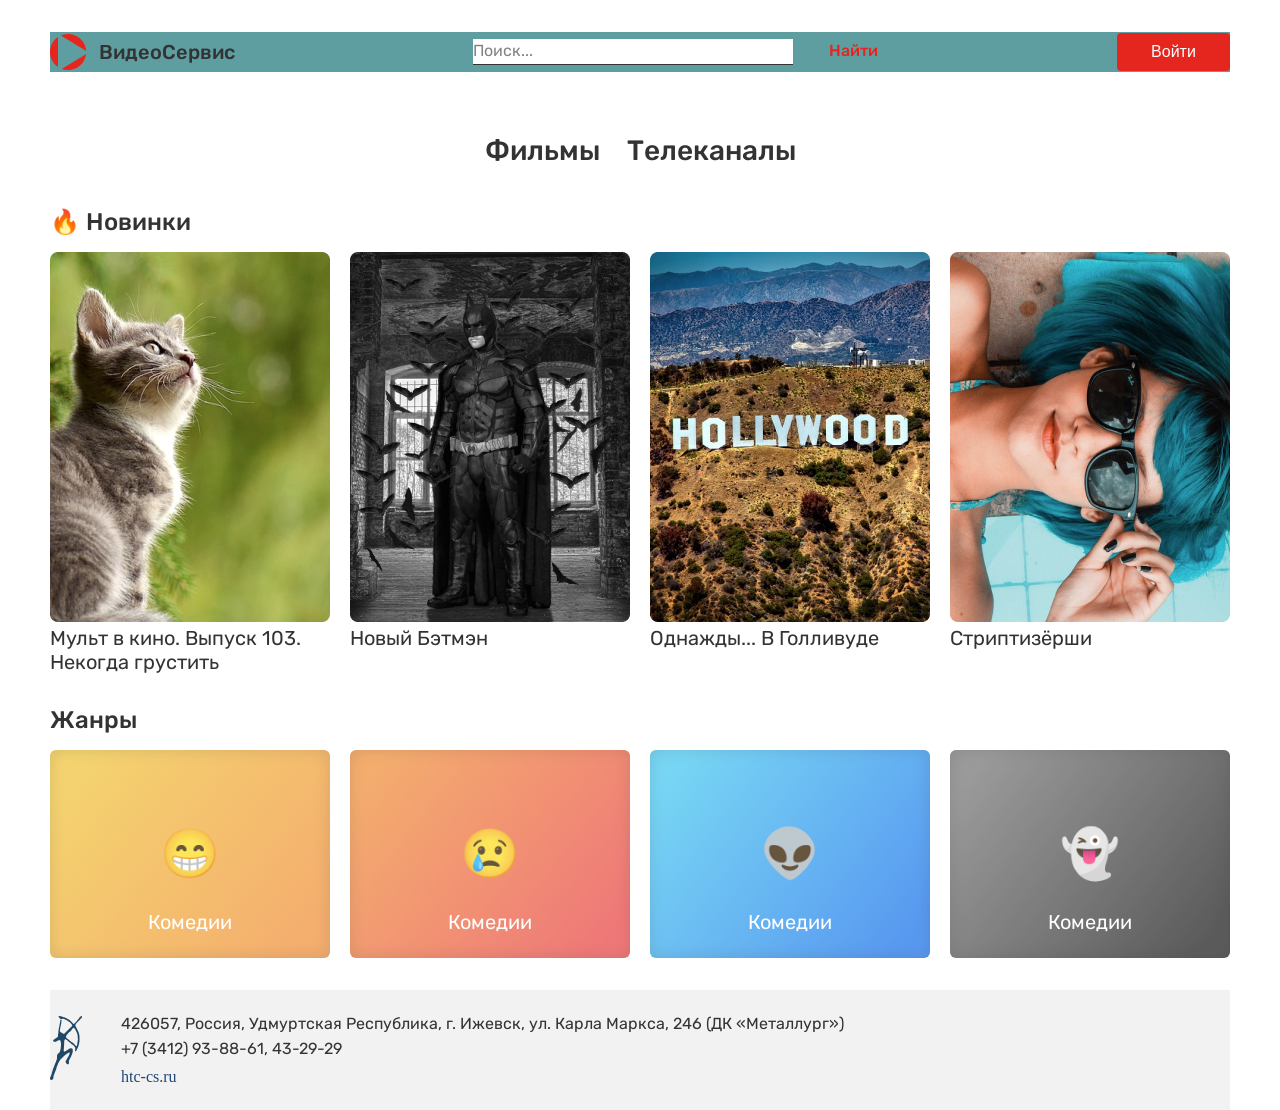
<file: index.html>
<!DOCTYPE html>
<html lang="ru">
<head>
    <meta charset="UTF-8">
    <meta name="viewport" content="width=device-width, initial-scale=1.0">
    <link rel="stylesheet" href="css/style.css">
    <title>ВидеоСервис</title>
</head>
<body>
<div class="container">
    <header class="header">
        <div class="header__logo">
        <img src="img/sign.png" alt="logo">
        <p class="header__logo-txt">ВидеоСервис</p>
        </div>
        <form>
            <input  class="header__search-txt" type="text" placeholder="Поиск...">
            <input  class="header__search-btn" type="button" value="Найти">
        </form>
        <form>
            <input class="header__auth-btn" type="button" value="Войти">
        </form>
    </header>
    <br>
    <main>
        <nav class="nav">
            <a  href="index.html"  class="nav__a">Фильмы</a>
            <a  href="index2.html" class="nav__a">Телеканалы</a> 
        </nav>
        <div class="new">
            <p class="new__caption">&#128293; Новинки</p>
            <div class="movies">
                <div class="movie__item">
                    <img src="img/picture.png" alt="Кошка">
                    <p class="movies__item-p">Мульт в кино. Выпуск 103. Некогда грустить</p>
                    <p class="movie__item-desc">Фильм повествует о череде событий, произошедших в Голливуде в 1969 году, на закате его «золотого века». Известный актер Рик Далтон и его дублер Клифф Бут пытаются найти свое место в стремительно меняющемся мире киноиндустрии.</p>
                </div>
                <div class="movie__item">
                    <img src="img/batman.png" alt="Бэтмэн">
                    <p class="movies__item-p">Новый Бэтмэн</p>
                    <p class="movie__item-desc">Фильм повествует о череде событий, произошедших в Голливуде в 1969 году, на закате его «золотого века». Известный актер Рик Далтон и его дублер Клифф Бут пытаются найти свое место в стремительно меняющемся мире киноиндустрии.</p>
                </div>
                <div class="movie__item">
                    <img src="img/Hollywood.png" alt="Голливуд">
                    <p class="movies__item-p">Однажды... В Голливуде</p>
                    <p class="movie__item-desc">Фильм повествует о череде событий, произошедших в Голливуде в 1969 году, на закате его «золотого века». Известный актер Рик Далтон и его дублер Клифф Бут пытаются найти свое место в стремительно меняющемся мире киноиндустрии.</p>
                </div>
                <div class="movie__item">
                    <img src="img/Girl.png" alt="Женщина">
                    <p class="movies__item-p">Стриптизёрши</p>
                    <p class="movie__item-desc">Фильм повествует о череде событий, произошедших в Голливуде в 1969 году, на закате его «золотого века». Известный актер Рик Далтон и его дублер Клифф Бут пытаются найти свое место в стремительно меняющемся мире киноиндустрии.</p>
                </div>
            </div>
            </div>
            <div class="ganres">
                <p class="new__caption">Жанры</p>
                <div class="ganres-gallery">
                    <div class="ganres-gallery__item comedy">
                        <p class="ganres-gallery__item-emj">&#128513;</p>
                        <p class="ganres-gallery__item-p">Комедии</p>
                    </div>
                    <div class="ganres-gallery__item drama">
                        <p class="ganres-gallery__item-emj i">&#128546;</p>
                        <p class="ganres-gallery__item-p">Комедии</p>
                    </div>
                    <div class="ganres-gallery__item inocent">
                        <p class="ganres-gallery__item-emj i">&#128125;</p>
                        <p class="ganres-gallery__item-p">Комедии</p>
                    </div>
                    <div class="ganres-gallery__item horor">
                        <p class="ganres-gallery__item-emj i">&#128123;</p>
                        <p class="ganres-gallery__item-p">Комедии</p>
                    </div>
                    
                </div>
            </div>        
        </main>

    
<footer class="footer">
    <div class="footer-container container">
        <div class="footer__logo">
            <img src="img/htc-cs-logo.png" alt="Стрела">
        </div>
        <div class="footer__info">
            <p class="footer__info-p">426057, Россия, Удмуртская Республика, г. Ижевск, ул. Карла Маркса, 246 (ДК «Металлург»)</p>
            <p class="footer__info-p">+7 (3412) 93-88-61, 43-29-29</p>
            
           
            <a  class="footer__info-a" href="http://htc-cs.ru">htc-cs.ru</a>
        </div>
    </div>
    </footer>
    </div>
</body>
</html>
</file>
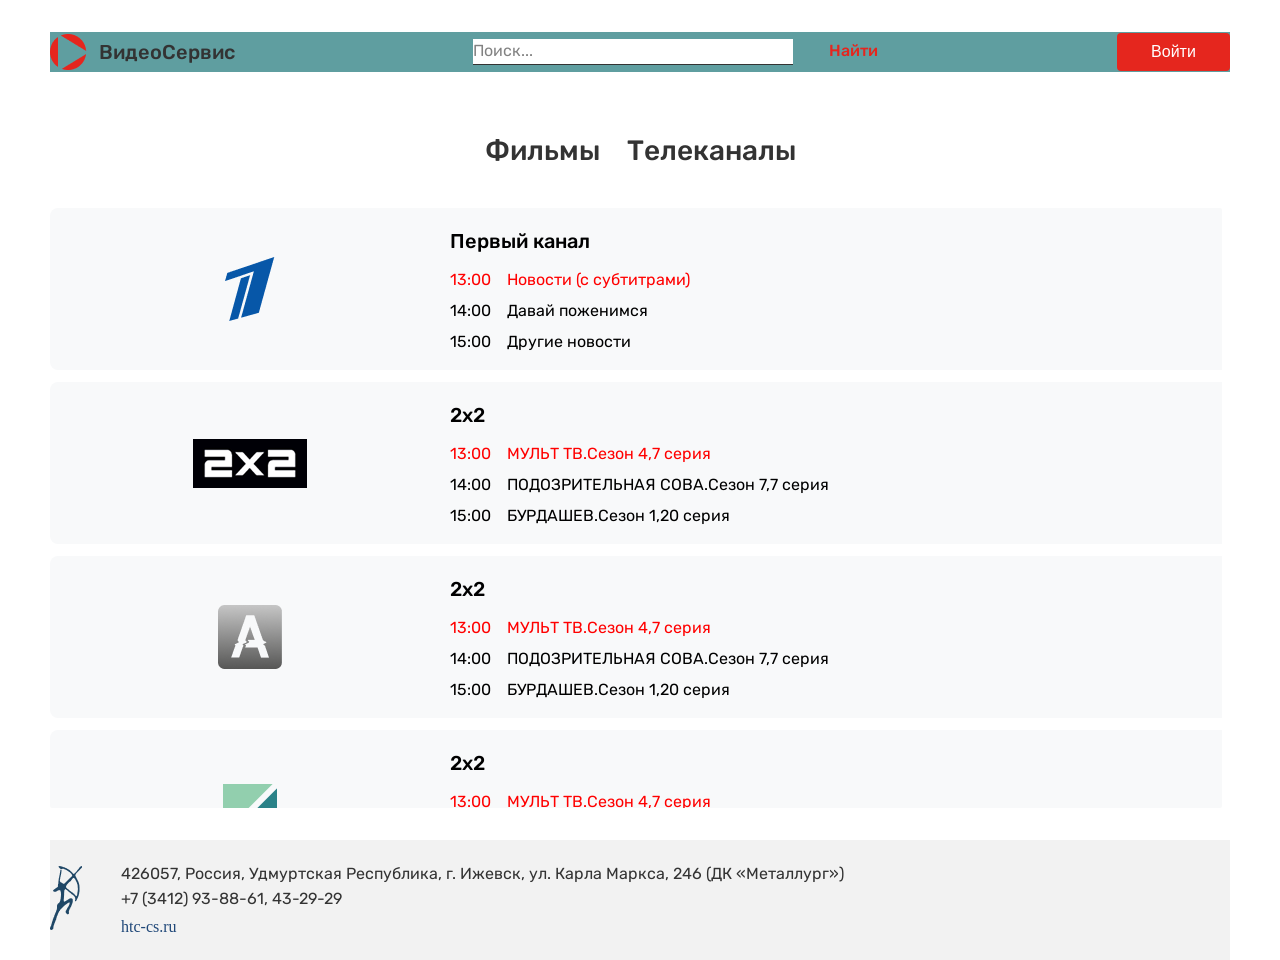
<file: index2.html>
<!DOCTYPE html>
<html lang="ru">
<head>
    <meta charset="UTF-8">
    <meta name="viewport" content="width=device-width, initial-scale=1.0">
    <link rel="stylesheet" href="css/style.css">
    <title>ВидеоСервис</title>
</head>
<body>
 
   
<div class="container">
    <header class="header">
        <div class="header__logo">
        <img src="img/sign.png" alt="logo">
        <p class="header__logo-txt">ВидеоСервис</p>
        </div>
        <form >
            <input  class="header__search-txt" type="text" placeholder="Поиск...">
            <input  class="header__search-btn" type="button" value="Найти">
        </form>
        <form >
            <input onclick="window.location.href='index3.html'" class="header__auth-btn" type="button" value="Войти">
        </form>
    </header>
    <br>
    <main>
        <nav class="nav">
            <a  href="index.html"  class="nav__a">Фильмы</a>
            <a  href="index2.html" class="nav__a">Телеканалы</a> 
        </nav>
        <div class="scroll">
  

        <div class="channels-blocks">
            <div class="first__channels-block">
                <div class="first__channels-block-img">
                    <img src="img/1st.png" alt="Первый канал">
                </div>
                <div class="first__channels-info">
                    <p class="channels-blocks__logo">Первый канал</p>
                    <div class="info-r">
                        <p>13:00</p>
                        <p>Новости (с субтитрами)</p>
                    </div>
                    <div class="info">
                        <p>14:00</p>
                        <p>Давай поженимся</p> 
                    </div>
                    <div class="info"> 
                        <p>15:00</p>
                        <p>Другие новости</p>
                    </div>
                
            </div>
        </div>
                
                <div class="twoxtwo__channels-block">
                    <div class="first__channels-block-img">
                        <img src="img/2x2.png" alt="2x2 ">
                    </div>
                        <div class="first__channels-info">
                                 <p class="channels-blocks__logo">2x2</p>
                             <div class="info-r">
                                 <p>13:00</p>
                                 <p>МУЛЬТ ТВ.Сезон 4,7 серия</p>
                              </div>
                             <div class="info">
                                  <p>14:00</p>
                                  <p>ПОДОЗРИТЕЛЬНАЯ СОВА.Сезон 7,7 серия </p>
                             </div>
                             <div class="info">
                                 <p>15:00</p>
                                 <p>БУРДАШЕВ.Сезон 1,20 серия</p>
                             </div>
                        </div>
                </div>
                <div class="Amedia__channels-block">
                    <div class="first__channels-block-img">
                        <img src="img/amedia_logo-1.png" alt="Amedia">
                    </div>
                        <div class="first__channels-info">
                                 <p class="channels-blocks__logo">2x2</p>
                             <div class="info-r">
                                 <p>13:00</p>
                                 <p>МУЛЬТ ТВ.Сезон 4,7 серия</p>
                              </div>
                             <div class="info">
                                  <p>14:00</p>
                                  <p>ПОДОЗРИТЕЛЬНАЯ СОВА.Сезон 7,7 серия </p>
                             </div>
                             <div class="info">
                                 <p>15:00</p>
                                 <p>БУРДАШЕВ.Сезон 1,20 серия</p>
                             </div>
                        </div>
                </div>
                <div class="Rbk__channels-block">
                    <div class="first__channels-block-img">
                        <img src="img/rbk_logo.png" alt="RBK ">
                    </div>
                        <div class="first__channels-info">
                                 <p class="channels-blocks__logo">2x2</p>
                             <div class="info-r">
                                 <p>13:00</p>
                                 <p>МУЛЬТ ТВ.Сезон 4,7 серия</p>
                              </div>
                             <div class="info">
                                  <p>14:00</p>
                                  <p>ПОДОЗРИТЕЛЬНАЯ СОВА.Сезон 7,7 серия </p>
                             </div>
                             <div class="info">
                                 <p>15:00</p>
                                 <p>БУРДАШЕВ.Сезон 1,20 серия</p>
                             </div>
                        </div>
                </div>
           
            <div class="Amedia__channels-block"></div>
            <div class="Rbk__channels-block"></div>
            </div>
         </div>
        
        </main>

  
    
<footer class="footer">
    <div class="footer-container container">
        <div class="footer__logo">
            <img src="img/htc-cs-logo.png" alt="Стрела">
        </div>
        <div class="footer__info">
            <p class="footer__info-p">426057, Россия, Удмуртская Республика, г. Ижевск, ул. Карла Маркса, 246 (ДК «Металлург»)</p>
            <p class="footer__info-p">+7 (3412) 93-88-61, 43-29-29</p>
            
           
            <a  class="footer__info-a" href="http://htc-cs.ru">htc-cs.ru</a>
        </div>
    </div>
    </footer>
    </div>
</body>
</html>
</file>
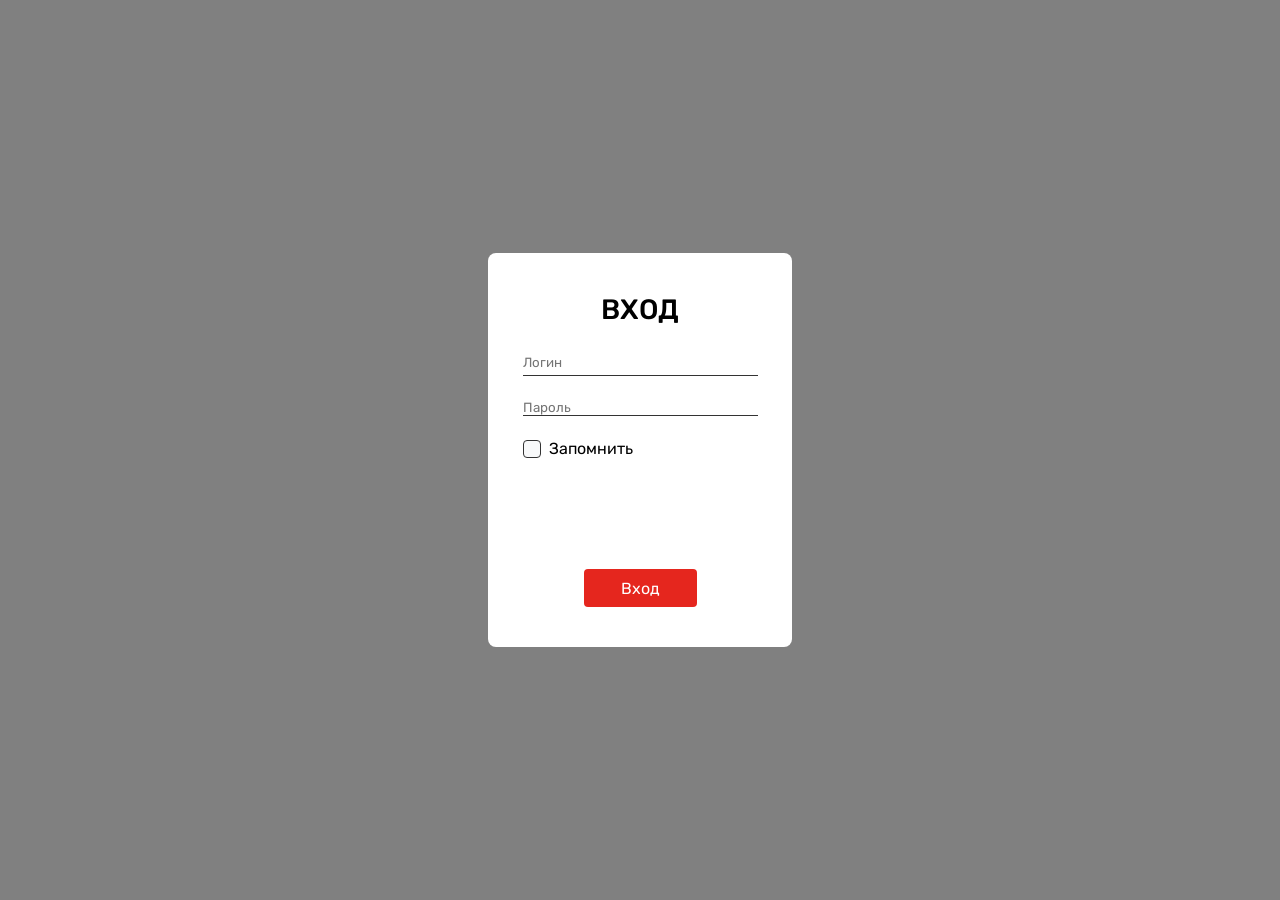
<file: index3.html>
<!DOCTYPE html>
<html lang="en">
<head>
    <meta charset="UTF-8">
    <meta name="viewport" content="width=device-width, initial-scale=1.0">
    <title>Modal Window</title>
    <link rel="stylesheet" href="css/style.css">
</head>
<body>
    
    <div class="modal">
       <div class="modal__window">
           <p class="head__modal">ВХОД</p>
           <form class="modal__window_form" method="post">
               <input class="header__search-txt-1" type="text" name="userEmail" placeholder="Логин">
               
               <input class="header__search-txt-2" type="text" name="userPassword" placeholder="Пароль">
               <div class="remember__f">
                <div id="dialog_p">
                   <input type="checkbox" id="check1">
                   <label for="check1" class="custom-checkbox">
                   <span class="checkmark">
                    &#10004;
                   </span> 
                 </label>
                   <label for="check1"><span>Запомнить</span></label>
                </div>
               
               </div>
               <button class="vhod__modal" type="submit">Вход</button>
            </form>
        </div> 
     </div>     
     
</body>
</html>
</file>
<file: css/style.css>
*{
    margin: 0;
    padding: 0;
}
@font-face {
    font-family: Rubik-Medium;
    src: url(../fonts/Rubik-Medium.ttf);
}
@font-face {
    font-family:Rubik-Regular ;
    src: url(../fonts/Rubik-Regular.ttf);
}
.container{
    max-width:1180px;
   /* height: 100vh;*/
    /*background-color: bisque;*/
    
    margin: 0 auto;
}
.header{
    height: 40px;
    background-color: cadetblue;
    margin-top: 32px ;
    display: flex;
    justify-content: space-between;
    align-items: center;
}
.header__logo{
    display: flex;
    align-items: center;
}
.header__logo-txt{
    font-family:Rubik-Medium ;
    font-size: 20px;
    color: #333333;
    margin-left: 11.80px;
}
.header__search-txt{
    width: 320px;
    height: 25px;
    border: none;
    border-bottom:1px #333333 solid;
}
.header__search-txt::placeholder{
    font-size: 16px;
    color: #828282;
    font-family:Rubik-Regular;


}
.header__search-txt:focus{
    outline: none;
}
.header__search-btn{
    border: none;
    background: none;
    color: #E5261E;
    font-family: Rubik-Medium;
    font-size: 16px;
    margin-left: 32px;
}
.header__auth-btn{
    background-color: #E5261E;
    border: none;
    color: #ffffff;
    font-size: 16px;
    border-radius:4px ;
    width:113px ;
    height:38px ;
}
.header__auth-btn:hover{
    background: #cc221b;
}
.nav{
    height: 42px;
    width: 311px;
    display: flex;
    margin: 44px auto 32px auto;
    justify-content: space-between;
}
.nav__a{
    font-family: Rubik-Medium;
    color: #333333;
    font-size: 28px;
    text-decoration:none;
}
.nav__a:hover{
    border-bottom: 2px #E5261E solid;
    padding-bottom: 9px;
    color: #E5261E;
}
.new__caption{
    color: #333333;
    font-family: Rubik-Medium;
    font-size: 24px;
    margin-bottom: 16px;
}
.movies__item-img{
    border-radius: 8px;
    margin-bottom: 16px;
}
.movies__item-p{
    font-family: Rubik-Regular;
    color: #333333;
    font-size: 20px;
}
.movie__item{
    width: 280px ;
    position: relative;
}
.movie__item-desc{
    width: 280px;
    height: 370px;
    background-color: rgba(51, 51, 51, 0.8); 
    border-radius: 8px;
    font-family: Rubik-Regular;
    font-size: 16px;
    padding: 16px;
    color: #f2f2f2;
    box-sizing: border-box;
    line-height: 140%;
    position: absolute;
    top: 0px;
    left: 0px;
    opacity: 0;
    
}
.movie__item:hover .movie__item-desc{
    opacity:1 ;
    cursor: pointer;
}
.movies{
    display: flex;
    justify-content: space-between;
}
.new__caption{
    margin-top:32px ;
}
   .ganres-gallery__item{
    width: 280px;
    height:208px ;
  background: linear-gradient(127.83deg, #F2C94C 8.44%, #F29A4A 91.36%);
box-shadow: inset 0px 0px 16px rgba(0, 0, 0, 0.15);
border-radius: 6px;
justify-content: center;
align-items: center;
flex-direction: column;
position: relative;
opacity: 0.8;
display: flex;

   } 
   .comedy{
    background: linear-gradient(127.83deg, #F2C94C 8.44%, #F29A4A 91.36%);
   }
   .ganres-gallery__item-emj{
   font-size: 48px;
   display:flex ;
   align-items: center;

   }
   .ganres-gallery__item-p{
    font-family: Rubik-Regular;
    color: #ffffff;
    font-size: 20px;
    position: absolute;
    top: 160px;
    display: flex;
    align-items: center;
    justify-content: space-between;
   }
   .ganres-gallery__item:hover{
    opacity: 1;
    cursor: pointer;
   } 
   .ganres-gallery{
    justify-content: space-between;
    display: flex;
   }
   .i{
    font-size: 48px;
   }
   .drama{




background: linear-gradient(127.83deg, #F2994A 8.44%, #EB5757 91.36%);


   }
   .inocent{


background: linear-gradient(127.83deg, #56CCF2 8.44%, #2F80ED 91.36%);


   }
   .horor{


background: linear-gradient(127.83deg, #828282 8.44%, #333333 91.36%);


   }
   .footer{
    
    background-color: #f2f2f2;
    margin-top: 32px ;
   


   }
   .footer-container{
    display: flex;
    align-items: center;
    height: 120px;
   }
   .footer__logo{
    margin-right: 39px;
   }
   .footer__info-p{
    font-family: Rubik-Regular;
    color:#333333;
    font-size: 16px;
   }
   .footer__info-p:nth-child(2){
    margin: 6px 0px 10px 0;
   }
   .footer__info-a{
    color: #1f4778;
    font-family:Rubick-Medium ;
    font-size: 16px;
    text-decoration: none;
   }
   .first__channels-block{
    width: 1180px;
    height: 162px;
    background-color: #F8F9FA;
    border-radius: 8px ;
    display: flex;
    
   }
   .channels-blocks__logo{
    font-size: 20px;
    font-family: Rubik-Medium;
    }

   .first__channels-block-img{
    width: 400px;
    height: 162px;
    display: flex;
    align-items: center;
    justify-content: center;
   }
   
   .info {
    display: flex;
    gap: 16px;
    margin-top: 12px;
    font-family: Rubik-Regular;
   }
   .channels-blocks__logo{
    margin-top: 21px;
   }
   .info-r{
    color: red;
    display: flex;
    gap: 16px;
    margin-top: 17px;
    font-family: Rubik-Regular;
   }
   .twoxtwo__channels-block{
    width: 1180px;
    height: 162px;
    background-color: #F8F9FA;
    border-radius: 8px ;
    display: flex;
    margin-top: 12px;
   }
   .Amedia__channels-block{
     width: 1180px;
    height: 162px;
    background-color:#F8F9FA;
    border-radius: 8px ;
    display: flex;
    margin-top: 12px;
   }
   .Rbk__channels-block{
     width: 1180px;
    height: 162px;
    background-color: #F8F9FA;
    border-radius: 8px ;
    display: flex;
    margin-top: 12px;
   }

   .scroll {
  height: 600px; 
  overflow-y: scroll;
  overflow-x: hidden; 
 scrollbar-width: thin;
  scrollbar-color: #BDBDBD #f0f0f0;
  border-radius: 2px;
}

.scroll::-webkit-scrollbar{
width: 8px;
}
.scroll::-webkit-scrollbar-track{
background: #f2f2f2;
border-radius: 2px;
}
.scroll::-webkit-slider-thumb{
background-color:#BDBDBD;
border-radius: 2px;
border: 2px solid #f2f2f2;
}
.scroll{
    scrollbar-width: thin;
    scrollbar-color:#BDBDBD #f2f2f2 ;
    border-radius: 2px;
    margin-right: 8px;
}
.head__modal{
    font-size: 28px;
    font-family: Rubik-Medium;
    


}
.vhod__modal{
    background-color: #E5261E;
    border: none;
    color: #ffffff;
    font-size: 16px;
    border-radius:4px ;
    width:113px;
    height:38px;
    font-family: Rubik-Regular;
    position: relative;
    margin: 0% auto;

}
.header__search-txt-1{
border: none;
    border-bottom:1px #333333 solid;
    margin-top: 24px;
}
.header__search-txt-2{
border: none;
    border-bottom:1px #333333 solid;
    margin-top: 24px;
}
.footer__modal{
margin-top: 23px;
}
.modal__window{
    display: flex;
    align-items: center;
    justify-content: center;
    flex-direction: column;
    width: 304px;
    height: 394px;
    background-color: #fff;
    border-radius: 8px;
}

.modal__window_form{
    display: flex;
    flex-direction: column;

}
.remember__f{
    font-family: Rubik-Regular;
    margin-bottom: 111px;
}

.modal{
    display: flex;
    align-items: center;
    justify-content: center;
    min-height: 100vh;
    background-color: gray;
}
.header__search-txt-1{
font-family:Rubik-Regular ;
width:235px;
height: 25px;
}
.header__search-txt-2{
    font-family:Rubik-Regular ;
}


#check1{
    position: absolute;
    opacity: 0;
}
.custom-checkbox{
    display: flex;
    align-items: center;
    cursor: pointer;
    gap: 8px;
}
.checkmark{
    height: 16px;
    width: 16px;
    background-color: #F8F9FA;
    color: transparent;
    border: #333333 solid 1px;
   border-radius: 4px;
   display:flex;
   justify-content: center;
   align-items: center;

}
#dialog_p .checkmark p{
    margin: 0;
    font-size: 14px;
    font-weight: bold;
    line-height: 1;
}
#check1:checked + .custom-checkbox .checkmark{
    color: #E5261E;
    
}
#dialog_p{
    display: flex;
    align-items: center;
    gap: 8px;
    margin-top: 23px;
}


   @media screen and (max-width:390px) {
    body{
        overflow-x:hidden;
       } 
    .container{
        width:100%;
        padding: 0 15px;
        box-sizing: border-box;
     }
    .header{
        flex-direction: column;
        align-items: center;
        gap:10px;
        height:auto ;

    }
    .header__search-txt{
        width: 160px;
    }
    .movies{
        flex-direction: column;
        align-items: center;
        gap:10px
    }
    .new__caption{
        display: flex;
        justify-content: center; 
        align-items: flex-start;
    }
    .ganres-gallery{
        flex-direction: column;
        align-items: center;
        gap:10px
    }
    .first__channels-block{
        height: auto;
        flex-direction: column;
        font-size: 0.9rem;
        width: 100%;      
        height: auto;
    }
    .twoxtwo__channels-block{
        height: auto;
        flex-direction: column;
        font-size: 0.9rem;
        width: 100%;      
        height: auto;
    }
   .Amedia__channels-block{
        height: auto;
        flex-direction: column;
        font-size: 0.9rem;
        width: 100%;       
        height: auto;
   }
   .Rbk__channels-block{
        height: auto;
        flex-direction: column;
        font-size: 0.9rem;
        width: 100%;       
        height: auto;
    }
    .channels-blocks__logo,
    .info,
    .info-r,
    .first__channels-block-img
    {
       flex-direction: column;
        text-align: center;
    }
   
   

.modal__window {
    min-width:  100%;
    height: auto;
    
    padding: 24px 16px;
  }
}
</file>
